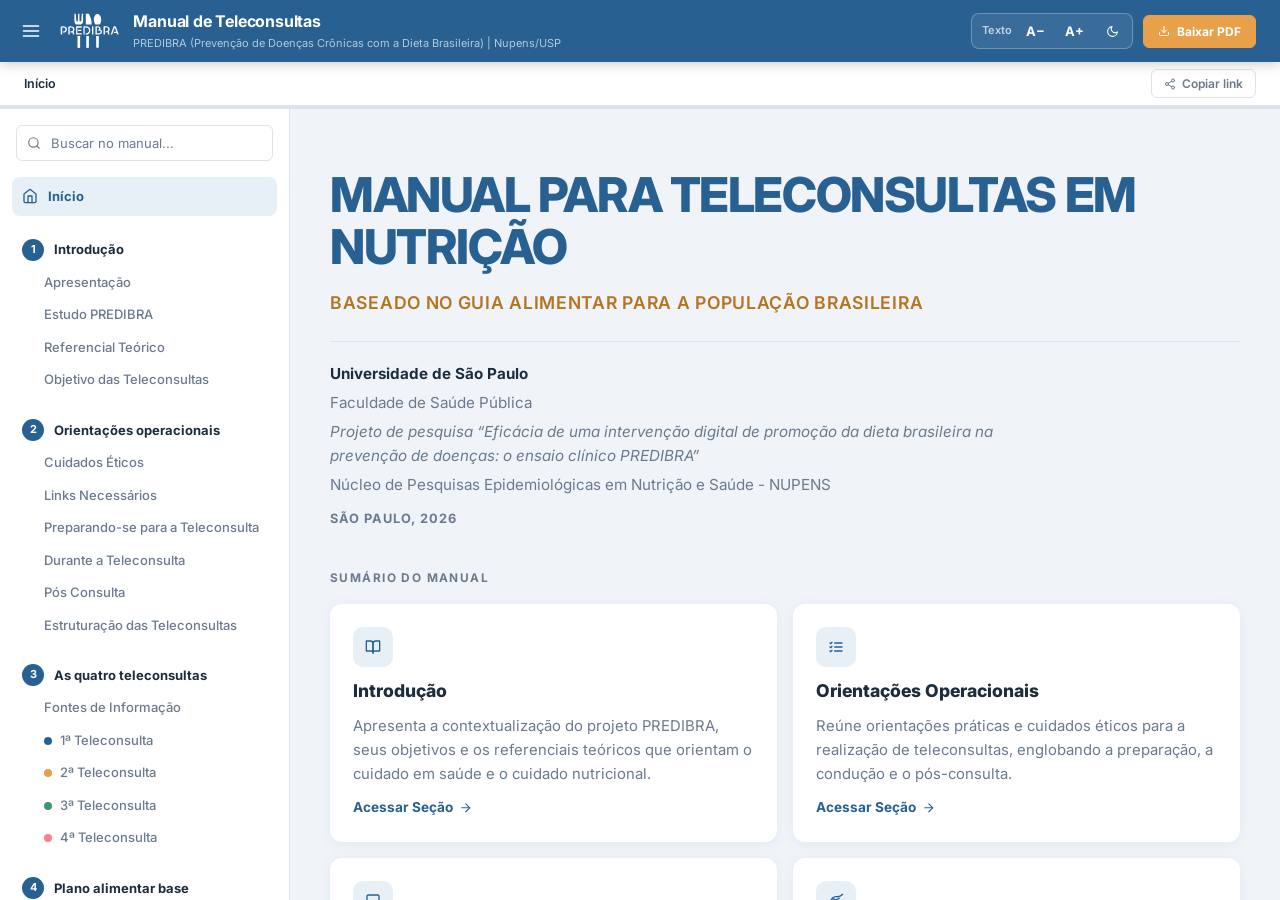
<file: manual/index.html>
<!DOCTYPE html>
<html lang="pt-BR">

<head>
  <meta charset="UTF-8">
  <meta name="viewport" content="width=device-width, initial-scale=1.0">
  <title>Manual de Teleconsultas — PREDIBRA</title>
  <meta name="description"
    content="Manual para teleconsultas em nutrição baseado no Guia Alimentar para a População Brasileira — Estudo PREDIBRA / USP">
  <link rel="preconnect" href="https://fonts.googleapis.com">
  <link rel="preconnect" href="https://fonts.gstatic.com" crossorigin>
  <link href="https://fonts.googleapis.com/css2?family=Inter:ital,wght@0,300;0,400;0,500;0,600;0,700;0,800;1,400&family=Source+Serif+4:ital,opsz,wght@0,8..60,400;0,8..60,600;1,8..60,400&display=swap" rel="stylesheet">
  <link rel="stylesheet" href="assets/css/main.css?v=11">
</head>

<body>

  <div id="svg-sprite-container" style="display:none" aria-hidden="true">
    <svg xmlns="http://www.w3.org/2000/svg" style="display:none">
      <!-- clock / tempo de leitura -->
      <symbol id="icon-clock" viewBox="0 0 24 24" fill="none" stroke="currentColor" stroke-width="2"
        stroke-linecap="round" stroke-linejoin="round">
        <circle cx="12" cy="12" r="10" />
        <polyline points="12 6 12 12 16 14" />
      </symbol>
      <!-- info / alerta informativo -->
      <symbol id="icon-info" viewBox="0 0 24 24" fill="none" stroke="currentColor" stroke-width="2"
        stroke-linecap="round" stroke-linejoin="round">
        <circle cx="12" cy="12" r="10" />
        <line x1="12" y1="8" x2="12" y2="8" />
        <line x1="12" y1="12" x2="12" y2="16" />
      </symbol>
      <!-- alert / aviso / atenção -->
      <symbol id="icon-alert" viewBox="0 0 24 24" fill="none" stroke="currentColor" stroke-width="2"
        stroke-linecap="round" stroke-linejoin="round">
        <path d="M10.29 3.86L1.82 18a2 2 0 0 0 1.71 3h16.94a2 2 0 0 0 1.71-3L13.71 3.86a2 2 0 0 0-3.42 0z" />
        <line x1="12" y1="9" x2="12" y2="13" />
        <line x1="12" y1="17" x2="12.01" y2="17" />
      </symbol>
      <!-- message-circle / fala sugerida / comunicação -->
      <symbol id="icon-chat" viewBox="0 0 24 24" fill="none" stroke="currentColor" stroke-width="2"
        stroke-linecap="round" stroke-linejoin="round">
        <path d="M21 15a2 2 0 0 1-2 2H7l-4 4V5a2 2 0 0 1 2-2h14a2 2 0 0 1 2 2z" />
      </symbol>
      <!-- help-circle / pergunta -->
      <symbol id="icon-question" viewBox="0 0 24 24" fill="none" stroke="currentColor" stroke-width="2"
        stroke-linecap="round" stroke-linejoin="round">
        <circle cx="12" cy="12" r="10" />
        <path d="M9.09 9a3 3 0 0 1 5.83 1c0 2-3 3-3 3" />
        <line x1="12" y1="17" x2="12.01" y2="17" />
      </symbol>
      <!-- lightbulb / exemplo / dica -->
      <symbol id="icon-lightbulb" viewBox="0 0 24 24" fill="none" stroke="currentColor" stroke-width="2"
        stroke-linecap="round" stroke-linejoin="round">
        <line x1="9" y1="18" x2="15" y2="18" />
        <line x1="10" y1="22" x2="14" y2="22" />
        <path
          d="M15.09 14c.18-.98.65-1.74 1.41-2.5A4.65 4.65 0 0 0 18 8 6 6 0 0 0 6 8c0 1 .23 2.23 1.5 3.5A4.61 4.61 0 0 1 8.91 14" />
      </symbol>
      <!-- target / meta / objetivo -->
      <symbol id="icon-target" viewBox="0 0 24 24" fill="none" stroke="currentColor" stroke-width="2"
        stroke-linecap="round" stroke-linejoin="round">
        <circle cx="12" cy="12" r="10" />
        <circle cx="12" cy="12" r="6" />
        <circle cx="12" cy="12" r="2" />
      </symbol>
      <!-- check-circle / concluído -->
      <symbol id="icon-check" viewBox="0 0 24 24" fill="none" stroke="currentColor" stroke-width="2"
        stroke-linecap="round" stroke-linejoin="round">
        <path d="M22 11.08V12a10 10 0 1 1-5.93-9.14" />
        <polyline points="22 4 12 14.01 9 11.01" />
      </symbol>
      <!-- arrow-right / navegar -->
      <symbol id="icon-arrow-right" viewBox="0 0 24 24" fill="none" stroke="currentColor" stroke-width="2"
        stroke-linecap="round" stroke-linejoin="round">
        <line x1="5" y1="12" x2="19" y2="12" />
        <polyline points="12 5 19 12 12 19" />
      </symbol>
      <!-- book-open / referencial / leitura -->
      <symbol id="icon-book" viewBox="0 0 24 24" fill="none" stroke="currentColor" stroke-width="2"
        stroke-linecap="round" stroke-linejoin="round">
        <path d="M2 3h6a4 4 0 0 1 4 4v14a3 3 0 0 0-3-3H2z" />
        <path d="M22 3h-6a4 4 0 0 0-4 4v14a3 3 0 0 1 3-3h7z" />
      </symbol>
      <!-- leaf / alimentação saudável -->
      <symbol id="icon-leaf" viewBox="0 0 24 24" fill="none" stroke="currentColor" stroke-width="2"
        stroke-linecap="round" stroke-linejoin="round">
        <path d="M17 8C8 10 5.9 16.17 3.82 19.77L5.44 22c1.78-3 5.17-6.64 11.56-7" />
        <path d="M22 2c-3 3-6 4-9 3.5-3.5-.6-6 1-8 4 2.5-1 5.5-.5 7 1.5 1.5 2 4 3 7 2" />
      </symbol>
      <!-- utensils / alimentação / refeição -->
      <symbol id="icon-food" viewBox="0 0 24 24" fill="none" stroke="currentColor" stroke-width="2"
        stroke-linecap="round" stroke-linejoin="round">
        <path d="M3 2v7c0 1.1.9 2 2 2h4a2 2 0 0 0 2-2V2" />
        <line x1="7" y1="2" x2="7" y2="11" />
        <path d="M21 15V2v0a5 5 0 0 0-5 5v6c0 1.1.9 2 2 2h3zm0 0v7" />
      </symbol>
      <!-- users / vínculo / acolhimento -->
      <symbol id="icon-users" viewBox="0 0 24 24" fill="none" stroke="currentColor" stroke-width="2"
        stroke-linecap="round" stroke-linejoin="round">
        <path d="M17 21v-2a4 4 0 0 0-4-4H5a4 4 0 0 0-4 4v2" />
        <circle cx="9" cy="7" r="4" />
        <path d="M23 21v-2a4 4 0 0 0-3-3.87" />
        <path d="M16 3.13a4 4 0 0 1 0 7.75" />
      </symbol>
      <!-- clipboard / anamnese / formulário -->
      <symbol id="icon-clipboard" viewBox="0 0 24 24" fill="none" stroke="currentColor" stroke-width="2"
        stroke-linecap="round" stroke-linejoin="round">
        <path d="M16 4h2a2 2 0 0 1 2 2v14a2 2 0 0 1-2 2H6a2 2 0 0 1-2-2V6a2 2 0 0 1 2-2h2" />
        <rect x="8" y="2" width="8" height="4" rx="1" ry="1" />
      </symbol>
      <!-- activity / saúde digital / monitoramento -->
      <symbol id="icon-activity" viewBox="0 0 24 24" fill="none" stroke="currentColor" stroke-width="2"
        stroke-linecap="round" stroke-linejoin="round">
        <polyline points="22 12 18 12 15 21 9 3 6 12 2 12" />
      </symbol>
      <!-- list-checks / etapas / checklist -->
      <symbol id="icon-checklist" viewBox="0 0 24 24" fill="none" stroke="currentColor" stroke-width="2"
        stroke-linecap="round" stroke-linejoin="round">
        <line x1="10" y1="6" x2="21" y2="6" />
        <line x1="10" y1="12" x2="21" y2="12" />
        <line x1="10" y1="18" x2="21" y2="18" />
        <polyline points="3 6 4 7 6 5" />
        <polyline points="3 12 4 13 6 11" />
        <polyline points="3 18 4 19 6 17" />
      </symbol>
      <!-- rotate-ccw / manutenção / continuidade -->
      <symbol id="icon-maintenance" viewBox="0 0 24 24" fill="none" stroke="currentColor" stroke-width="2"
        stroke-linecap="round" stroke-linejoin="round">
        <polyline points="1 4 1 10 7 10" />
        <path d="M3.51 15a9 9 0 1 0 .49-3.47" />
      </symbol>
      <!-- search / busca / fontes de informação -->
      <symbol id="icon-search" viewBox="0 0 24 24" fill="none" stroke="currentColor" stroke-width="2"
        stroke-linecap="round" stroke-linejoin="round">
        <circle cx="11" cy="11" r="8" />
        <line x1="21" y1="21" x2="16.65" y2="16.65" />
      </symbol>
      <!-- link / links necessários -->
      <symbol id="icon-link" viewBox="0 0 24 24" fill="none" stroke="currentColor" stroke-width="2"
        stroke-linecap="round" stroke-linejoin="round">
        <path d="M10 13a5 5 0 0 0 7.54.54l3-3a5 5 0 0 0-7.07-7.07l-1.72 1.71" />
        <path d="M14 11a5 5 0 0 0-7.54-.54l-3 3a5 5 0 0 0 7.07 7.07l1.71-1.71" />
      </symbol>
      <!-- shield / ética / cuidados éticos -->
      <symbol id="icon-shield" viewBox="0 0 24 24" fill="none" stroke="currentColor" stroke-width="2"
        stroke-linecap="round" stroke-linejoin="round">
        <path d="M12 22s8-4 8-10V5l-8-3-8 3v7c0 6 8 10 8 10z" />
      </symbol>
      <!-- chevron-down / colapsar -->
      <symbol id="icon-chevron-down" viewBox="0 0 24 24" fill="none" stroke="currentColor" stroke-width="2"
        stroke-linecap="round" stroke-linejoin="round">
        <polyline points="6 9 12 15 18 9" />
      </symbol>
      <!-- chevron-right -->
      <symbol id="icon-chevron-right" viewBox="0 0 24 24" fill="none" stroke="currentColor" stroke-width="2"
        stroke-linecap="round" stroke-linejoin="round">
        <polyline points="9 18 15 12 9 6" />
      </symbol>
      <!-- bars / menu -->
      <symbol id="icon-menu" viewBox="0 0 24 24" fill="none" stroke="currentColor" stroke-width="2"
        stroke-linecap="round" stroke-linejoin="round">
        <line x1="3" y1="12" x2="21" y2="12" />
        <line x1="3" y1="6" x2="21" y2="6" />
        <line x1="3" y1="18" x2="21" y2="18" />
      </symbol>
      <!-- square / checkbox unchecked -->
      <symbol id="icon-square" viewBox="0 0 24 24" fill="none" stroke="currentColor" stroke-width="2"
        stroke-linecap="round" stroke-linejoin="round">
        <rect x="3" y="3" width="18" height="18" rx="2" ry="2" />
      </symbol>
      <!-- check-square / checkbox checked -->
      <symbol id="icon-check-square" viewBox="0 0 24 24" fill="none" stroke="currentColor" stroke-width="2"
        stroke-linecap="round" stroke-linejoin="round">
        <polyline points="9 11 12 14 22 4" />
        <path d="M21 12v7a2 2 0 0 1-2 2H5a2 2 0 0 1-2-2V5a2 2 0 0 1 2-2h11" />
      </symbol>
      <!-- share-2 / compartilhar -->
      <symbol id="icon-share" viewBox="0 0 24 24" fill="none" stroke="currentColor" stroke-width="2"
        stroke-linecap="round" stroke-linejoin="round">
        <circle cx="18" cy="5" r="3" />
        <circle cx="6" cy="12" r="3" />
        <circle cx="18" cy="19" r="3" />
        <line x1="8.59" y1="13.51" x2="15.42" y2="17.49" />
        <line x1="15.41" y1="6.51" x2="8.59" y2="10.49" />
      </symbol>
      <!-- sun / modo claro -->
      <symbol id="icon-sun" viewBox="0 0 24 24" fill="none" stroke="currentColor" stroke-width="2"
        stroke-linecap="round" stroke-linejoin="round">
        <circle cx="12" cy="12" r="5" />
        <line x1="12" y1="1" x2="12" y2="3" />
        <line x1="12" y1="21" x2="12" y2="23" />
        <line x1="4.22" y1="4.22" x2="5.64" y2="5.64" />
        <line x1="18.36" y1="18.36" x2="19.78" y2="19.78" />
        <line x1="1" y1="12" x2="3" y2="12" />
        <line x1="21" y1="12" x2="23" y2="12" />
        <line x1="4.22" y1="19.78" x2="5.64" y2="18.36" />
        <line x1="18.36" y1="5.64" x2="19.78" y2="4.22" />
      </symbol>
      <!-- moon / modo escuro -->
      <symbol id="icon-moon" viewBox="0 0 24 24" fill="none" stroke="currentColor" stroke-width="2"
        stroke-linecap="round" stroke-linejoin="round">
        <path d="M21 12.79A9 9 0 1 1 11.21 3 7 7 0 0 0 21 12.79z" />
      </symbol>
      <!-- x / fechar -->
      <symbol id="icon-x" viewBox="0 0 24 24" fill="none" stroke="currentColor" stroke-width="2" stroke-linecap="round"
        stroke-linejoin="round">
        <line x1="18" y1="6" x2="6" y2="18" />
        <line x1="6" y1="6" x2="18" y2="18" />
      </symbol>
      <!-- map-pin / local -->
      <symbol id="icon-map-pin" viewBox="0 0 24 24" fill="none" stroke="currentColor" stroke-width="2"
        stroke-linecap="round" stroke-linejoin="round">
        <path d="M21 10c0 7-9 13-9 13s-9-6-9-13a9 9 0 0 1 18 0z" />
        <circle cx="12" cy="10" r="3" />
      </symbol>
      <!-- laptop -->
      <symbol id="icon-laptop" viewBox="0 0 24 24" fill="none" stroke="currentColor" stroke-width="2"
        stroke-linecap="round" stroke-linejoin="round">
        <rect x="2" y="3" width="20" height="14" rx="2" ry="2" />
        <line x1="8" y1="21" x2="16" y2="21" />
        <line x1="12" y1="17" x2="12" y2="21" />
      </symbol>
      <!-- wifi -->
      <symbol id="icon-wifi" viewBox="0 0 24 24" fill="none" stroke="currentColor" stroke-width="2"
        stroke-linecap="round" stroke-linejoin="round">
        <path d="M5 12.55a11 11 0 0 1 14.08 0" />
        <path d="M1.42 9a16 16 0 0 1 21.16 0" />
        <path d="M8.53 16.11a6 6 0 0 1 6.95 0" />
        <line x1="12" y1="20" x2="12.01" y2="20" />
      </symbol>
      <!-- camera -->
      <symbol id="icon-camera" viewBox="0 0 24 24" fill="none" stroke="currentColor" stroke-width="2"
        stroke-linecap="round" stroke-linejoin="round">
        <path d="M23 7l-7 5 7 5V7z" />
        <rect x="1" y="5" width="15" height="14" rx="2" ry="2" />
      </symbol>
      <!-- mic -->
      <symbol id="icon-mic" viewBox="0 0 24 24" fill="none" stroke="currentColor" stroke-width="2"
        stroke-linecap="round" stroke-linejoin="round">
        <path d="M12 1a3 3 0 0 0-3 3v8a3 3 0 0 0 6 0V4a3 3 0 0 0-3-3z" />
        <path d="M19 10v2a7 7 0 0 1-14 0v-2" />
        <line x1="12" y1="19" x2="12" y2="23" />
        <line x1="8" y1="23" x2="16" y2="23" />
      </symbol>
      <!-- headphones -->
      <symbol id="icon-headphones" viewBox="0 0 24 24" fill="none" stroke="currentColor" stroke-width="2"
        stroke-linecap="round" stroke-linejoin="round">
        <path d="M3 18v-6a9 9 0 0 1 18 0v6" />
        <path
          d="M21 19a2 2 0 0 1-2 2h-1a2 2 0 0 1-2-2v-3a2 2 0 0 1 2-2h3zM3 19a2 2 0 0 0 2 2h1a2 2 0 0 0 2-2v-3a2 2 0 0 0-2-2H3z" />
      </symbol>
      <!-- pen -->
      <symbol id="icon-pen" viewBox="0 0 24 24" fill="none" stroke="currentColor" stroke-width="2"
        stroke-linecap="round" stroke-linejoin="round">
        <path d="M12 20h9" />
        <path d="M16.5 3.5a2.121 2.121 0 0 1 3 3L7 19l-4 1 1-4L16.5 3.5z" />
      </symbol>
      <!-- volume -->
      <symbol id="icon-volume" viewBox="0 0 24 24" fill="none" stroke="currentColor" stroke-width="2"
        stroke-linecap="round" stroke-linejoin="round">
        <polygon points="11 5 6 9 2 9 2 15 6 15 11 19 11 5" />
        <path d="M19.07 4.93a10 10 0 0 1 0 14.14M15.54 8.46a5 5 0 0 1 0 7.07" />
      </symbol>
      <!-- battery -->
      <symbol id="icon-battery" viewBox="0 0 24 24" fill="none" stroke="currentColor" stroke-width="2"
        stroke-linecap="round" stroke-linejoin="round">
        <rect x="1" y="6" width="18" height="12" rx="2" ry="2" />
        <line x1="23" y1="11" x2="23" y2="13" />
      </symbol>
      <!-- user -->
      <symbol id="icon-user" viewBox="0 0 24 24" fill="none" stroke="currentColor" stroke-width="2"
        stroke-linecap="round" stroke-linejoin="round">
        <path d="M20 21v-2a4 4 0 0 0-4-4H8a4 4 0 0 0-4 4v2" />
        <circle cx="12" cy="7" r="4" />
      </symbol>
      <!-- pizza -->
      <symbol id="icon-pizza" viewBox="0 0 24 24" fill="none" stroke="currentColor" stroke-width="2"
        stroke-linecap="round" stroke-linejoin="round">
        <path d="M15 11l-5 5" />
        <path d="M14 15l-3-3" />
        <path
          d="M12 2C6.48 2 2 6.48 2 12s4.48 10 10 10 10-4.48 10-10S17.52 2 12 2zm0 18c-4.41 0-8-3.59-8-8s3.59-8 8-8 8 3.59 8 8-3.59 8-8 8z" />
      </symbol>
      <!-- bottle -->
      <symbol id="icon-bottle" viewBox="0 0 24 24" fill="none" stroke="currentColor" stroke-width="2"
        stroke-linecap="round" stroke-linejoin="round">
        <path d="M12 2v4" />
        <path d="M9 6h6v3H9z" />
        <path d="M7 9h10a2 2 0 0 1 2 2v9a2 2 0 0 1-2 2H7a2 2 0 0 1-2-2v-9a2 2 0 0 1 2-2z" />
      </symbol>
      <!-- bread -->
      <symbol id="icon-bread" viewBox="0 0 24 24" fill="none" stroke="currentColor" stroke-width="2"
        stroke-linecap="round" stroke-linejoin="round">
        <path d="M7 20h10a2 2 0 0 0 2-2V9a4 4 0 0 0-4-4H9a4 4 0 0 0-4 4v9a2 2 0 0 0 2 2z" />
        <path d="M9 13v2" />
        <path d="M15 13v2" />
        <path d="M12 13v2" />
      </symbol>
      <!-- meat -->
      <symbol id="icon-meat" viewBox="0 0 24 24" fill="none" stroke="currentColor" stroke-width="2"
        stroke-linecap="round" stroke-linejoin="round">
        <path d="M12 22c5.523 0 10-4.477 10-10S17.523 2 12 2 2 6.477 2 12s4.477 10 10 10z" />
      </symbol>
      <!-- cup -->
      <symbol id="icon-cup" viewBox="0 0 24 24" fill="none" stroke="currentColor" stroke-width="2"
        stroke-linecap="round" stroke-linejoin="round">
        <path d="M17 8h1a4 4 0 1 1 0 8h-1" />
        <path d="M3 8h14v9a4 4 0 0 1-4 4H7a4 4 0 0 1-4-4Z" />
        <line x1="6" y1="2" x2="14" y2="2" />
      </symbol>
      <!-- milk -->
      <symbol id="icon-milk" viewBox="0 0 24 24" fill="none" stroke="currentColor" stroke-width="2"
        stroke-linecap="round" stroke-linejoin="round">
        <rect x="5" y="2" width="14" height="20" rx="2" ry="2" />
        <line x1="5" y1="8" x2="19" y2="8" />
        <path d="M12 8v14" />
      </symbol>
      <!-- cookie -->
      <symbol id="icon-cookie" viewBox="0 0 24 24" fill="none" stroke="currentColor" stroke-width="2"
        stroke-linecap="round" stroke-linejoin="round">
        <circle cx="12" cy="12" r="10" />
        <circle cx="8" cy="10" r="1.5" />
        <circle cx="12" cy="8" r="1.5" />
        <circle cx="16" cy="12" r="1.5" />
        <circle cx="10" cy="15" r="1.5" />
        <circle cx="14" cy="15" r="1.5" />
      </symbol>
      <!-- candy -->
      <symbol id="icon-candy" viewBox="0 0 24 24" fill="none" stroke="currentColor" stroke-width="2"
        stroke-linecap="round" stroke-linejoin="round">
        <circle cx="12" cy="12" r="5" />
        <path d="M16 16l3.5 3.5" />
        <path d="M8 8L4.5 4.5" />
        <path d="M16 8l3.5-3.5" />
        <path d="M8 16l-3.5 3.5" />
      </symbol>
      <!-- apple -->
      <symbol id="icon-apple" viewBox="0 0 24 24" fill="none" stroke="currentColor" stroke-width="2"
        stroke-linecap="round" stroke-linejoin="round">
        <path d="M12 22c5.523 0 10-4.477 10-10S17.523 2 12 2 2 6.477 2 12s4.477 10 10 10z" />
        <path d="M12 6a2 2 0 0 1 2-2" />
      </symbol>
      <!-- carrot -->
      <symbol id="icon-carrot" viewBox="0 0 24 24" fill="none" stroke="currentColor" stroke-width="2"
        stroke-linecap="round" stroke-linejoin="round">
        <path d="M2.2 21.8a1 1 0 0 0 1.4 0l4.3-4.3a6 6 0 0 0-4.3-4.3l-4.3 4.3a1 1 0 0 0 0 1.4L2.2 21.8z" />
        <path d="M12.5 7.5l6-6" />
        <path d="M14 9l6-6" />
        <path d="M10.5 10.5l6-6" />
      </symbol>
          <symbol id="icon-home" viewBox="0 0 24 24" fill="none" stroke="currentColor" stroke-width="2"
        stroke-linecap="round" stroke-linejoin="round">
        <path d="M3 9l9-7 9 7v11a2 2 0 0 1-2 2H5a2 2 0 0 1-2-2z" />
        <polyline points="9 22 9 12 15 12 15 22" />
      </symbol>
      <symbol id="icon-download" viewBox="0 0 24 24" fill="none" stroke="currentColor" stroke-width="2"
        stroke-linecap="round" stroke-linejoin="round">
        <path d="M21 15v4a2 2 0 0 1-2 2H5a2 2 0 0 1-2-2v-4" />
        <polyline points="7 10 12 15 17 10" />
        <line x1="12" y1="15" x2="12" y2="3" />
      </symbol>
    </svg>
  </div>

  <!-- Header (same look as the Plano Alimentar) -->
  <header class="mh-header">
    <div class="mh-left">
      <button class="mh-icon-btn" onclick="toggleSidebar()" aria-label="Mostrar ou ocultar o menu" title="Mostrar/ocultar menu">
        <svg class="icon"><use href="#icon-menu" /></svg>
      </button>
      <a class="mh-brand" href="#home" onclick="selectSection('home'); return false;">
        <img src="assets/logos/LogoPredibra-curve.svg" alt="PREDIBRA" class="mh-logo">
        <span class="mh-titles">
          <span class="mh-title">Manual de Teleconsultas</span>
          <span class="mh-subtitle">PREDIBRA (Prevenção de Doenças Crônicas com a Dieta Brasileira) | Nupens/USP</span>
        </span>
      </a>
    </div>
    <div class="mh-actions">
      <div class="a11y-group" role="group" aria-label="Acessibilidade">
        <span class="a11y-label">Texto</span>
        <button class="a11y-btn" onclick="adjustFontSize(-1)" aria-label="Diminuir o tamanho do texto" title="Diminuir texto">A−</button>
        <button class="a11y-btn" onclick="adjustFontSize(1)" aria-label="Aumentar o tamanho do texto" title="Aumentar texto">A+</button>
        <button class="a11y-btn" id="theme-toggle" onclick="toggleTheme()" aria-pressed="false" aria-label="Ativar modo escuro" title="Modo escuro">
          <svg class="icon"><use href="#icon-moon" /></svg>
        </button>
      </div>
      <button class="mh-btn" onclick="openPdfDialog()">
        <svg class="icon"><use href="#icon-download" /></svg> <span class="btn-text">Baixar PDF</span>
      </button>
    </div>
  </header>

  <!-- Breadcrumbs + reading progress -->
  <div class="mh-subbar">
    <div class="breadcrumbs" id="app-breadcrumbs"></div>
    <div class="mh-subbar-right">
      <div class="section-stats-badge" id="header-read-time"></div>
      <button class="nav-action-btn" onclick="shareSection()" title="Copiar link para esta página">
        <svg class="icon"><use href="#icon-share" /></svg> <span class="btn-text">Copiar link</span>
      </button>
    </div>
  </div>
  <div class="progress-bar-container">
    <div class="progress-bar-fill" id="reading-progress-bar"></div>
  </div>

  <div class="app-container">
    <aside class="sidebar" id="app-sidebar" aria-label="Sumário do manual">
      <div class="search-box-container">
        <div class="search-input-wrapper">
          <svg class="icon search-input-icon" aria-hidden="true"><use href="#icon-search" /></svg>
          <input type="text" id="manual-search" placeholder="Buscar no manual..." oninput="performSearch()" aria-label="Buscar no manual">
          <button id="search-clear-btn" onclick="clearSearch()" style="display:none;" aria-label="Limpar busca">
            <svg class="icon"><use href="#icon-x" /></svg>
          </button>
        </div>
      </div>
      <nav class="sidebar-nav" id="sidebar-nav"></nav>
    </aside>
    <div class="sidebar-backdrop" onclick="toggleSidebar(false)"></div>

    <div class="main-layout">
      <div class="search-results-overlay" id="search-hud" style="display:none;">
        <div class="hud-header">
          <span class="hud-title">
            <svg class="icon"><use href="#icon-search" /></svg>
            Resultados da busca (<span id="search-count">0</span>)
          </span>
          <button class="hud-close-btn" onclick="clearSearch()">
            <svg class="icon"><use href="#icon-x" /></svg> Fechar
          </button>
        </div>
        <div class="hud-results-list" id="search-results-list"></div>
      </div>

      <main class="content-viewport" id="content-viewport"></main>
    </div>
  </div>

  <!-- PDF dialog -->
  <div class="pdf-overlay" id="pdf-overlay" onclick="if (event.target === this) closePdfDialog()">
    <div class="pdf-modal" role="dialog" aria-modal="true" aria-labelledby="pdf-title">
      <div class="pdf-head">
        <div class="pdf-head-icon"><svg class="icon"><use href="#icon-download" /></svg></div>
        <div class="pdf-title" id="pdf-title">Baixar o manual em PDF</div>
      </div>
      <div class="pdf-body">
        <button class="pdf-option" onclick="printManual('all')">
          <strong>Manual completo</strong>
          <span>Capa, sumário e todas as seções, prontos para imprimir ou guardar.</span>
        </button>
        <button class="pdf-option" onclick="printManual('current')">
          <strong>Somente esta página</strong>
          <span id="pdf-current-label">A página aberta agora.</span>
        </button>
        <p class="pdf-hint">Na janela de impressão, escolha <strong>Salvar como PDF</strong> no campo “Destino”. Para o melhor resultado, use o Google Chrome.</p>
      </div>
      <div class="pdf-actions">
        <button class="nav-action-btn" onclick="closePdfDialog()">Cancelar</button>
      </div>
    </div>
  </div>

  <!-- Print-only document, built on demand -->
  <div id="print-root" aria-hidden="true"></div>

  <script src="assets/js/registry.js?v=11"></script>
  <script src="content/home.js?v=11"></script>
  <script src="content/sec1-apresentacao.js?v=11"></script>
  <script src="content/sec1-estudo-predibra.js?v=11"></script>
  <script src="content/sec1-referencial-teorico.js?v=11"></script>
  <script src="content/sec1-objetivo-teleconsultas.js?v=11"></script>
  <script src="content/sec2-cuidados-eticos.js?v=11"></script>
  <script src="content/sec2-links-necessarios.js?v=11"></script>
  <script src="content/sec2-preparando-teleconsulta.js?v=11"></script>
  <script src="content/sec2-durante-teleconsulta.js?v=11"></script>
  <script src="content/sec2-pos-consulta.js?v=11"></script>
  <script src="content/sec2-estruturacao-teleconsultas.js?v=11"></script>
  <script src="content/sec3-fontes-informacao.js?v=11"></script>
  <script src="content/sec3-tele1-anamnese.js?v=11"></script>
  <script src="content/sec3-tele2-obstaculos.js?v=11"></script>
  <script src="content/sec3-tele3-plano.js?v=11"></script>
  <script src="content/sec3-tele4-manutencao.js?v=11"></script>
  <script src="content/sec4-plano-alimentar.js?v=11"></script>
  <script src="content/referencias.js?v=11"></script>
  <script src="assets/js/fluxograma.js?v=11"></script>
  <script src="assets/js/app.js?v=11"></script>
</body>

</html>
</file>
<file: manual/assets/css/main.css>
/* ============================================================
   main.css — Manual de Teleconsultas PREDIBRA
   Same visual identity as the Plano Alimentar:
   azul #296092 · laranja #E8A148 · verde #439273 · rosa #FE7E91
   ============================================================ */

/* ============================================================
   1. CSS Custom Properties
   ============================================================ */
:root {
  /* Brand (same values as the Plano Alimentar) */
  --azul: #296092;
  --azul-dk: #1a4a75;
  --azul-lt: #e8f0f7;
  --laranja: #E8A148;
  --laranja-dk: #b5741f;
  --laranja-lt: #fdf3e4;
  --verde: #439273;
  --verde-dk: #2f6b53;
  --verde-lt: #e6f2ed;
  --rosa: #FE7E91;
  --rosa-dk: #c94a5f;
  --rosa-lt: #ffecef;

  /* Legacy names used by the content styles */
  --pedibra-dark: #1e2d3d;
  --pedibra-blue: var(--azul);
  --pedibra-orange: var(--laranja);
  --pedibra-green: var(--verde);
  --pedibra-gray: #C6C6C6;

  --primary: var(--azul);
  --primary-hover: var(--azul-dk);
  --primary-light: rgba(41, 96, 146, 0.10);

  /* Surfaces */
  --bg-app: #f0f4f9;
  --bg-sidebar: #ffffff;
  --bg-card: #ffffff;
  --bg-header: #ffffff;
  --bg-tag: rgba(41, 96, 146, 0.06);

  /* Text */
  --text-main: #1e2d3d;
  --text-muted: #6b7a8d;
  --text-inverse: #f8fafc;
  --text-link: var(--azul);

  /* Borders */
  --border-color: #dde3ec;
  --border-subtle: #edf1f6;

  /* Alert colours */
  --info-bg: var(--azul-lt);
  --info-border: var(--azul);
  --info-text: var(--azul-dk);
  --warn-bg: #fffbf0;
  --warn-border: var(--laranja);
  --warn-text: #7a4a0c;
  --tip-bg: var(--verde-lt);
  --tip-border: var(--verde);
  --tip-text: var(--verde-dk);

  /* Typography */
  --font-heading: 'Inter', system-ui, sans-serif;
  --font-body: 'Inter', system-ui, sans-serif;
  --font-scale: 1;
  --text-base: calc(16px * var(--font-scale));

  /* Elevation (same shadow as the Plano cards) */
  --shadow-sm: 0 2px 12px rgba(41, 96, 146, .08);
  --shadow-md: 0 2px 12px rgba(41, 96, 146, .10);
  --shadow-lg: 0 8px 28px rgba(41, 96, 146, .14);

  /* Animation */
  --ease-smooth: cubic-bezier(0.4, 0, 0.2, 1);
  --transition: all 0.25s var(--ease-smooth);
  --transition-fast: all 0.15s ease;

  /* Teleconsulta accent (overridden per page) */
  --tele-accent: var(--azul);
  --tele-bg-light: var(--azul-lt);

  --quote-bg: #f4f7fb;
  --fx-line: #b9c6d6;
  --fx-edge: #7d8ea3;

  --header-h: 62px;
  --subbar-h: 44px;
  --sidebar-w: 290px;
}

/* Dark mode */
body.dark-mode {
  --bg-app: #0f1a26;
  --bg-sidebar: #142232;
  --bg-card: #18293b;
  --bg-header: #142232;
  --bg-tag: rgba(255, 255, 255, 0.06);
  --text-main: #e6edf5;
  --text-muted: #9fb0c3;
  --text-link: #8cbbe6;
  --border-color: #2a3d52;
  --border-subtle: #213245;
  --info-bg: rgba(41, 96, 146, 0.25);
  --info-text: #b9d4ee;
  --warn-bg: rgba(232, 161, 72, 0.14);
  --warn-text: #f3cf9c;
  --tip-bg: rgba(67, 146, 115, 0.18);
  --tip-text: #a7dcc5;
  --azul-lt: rgba(41, 96, 146, 0.25);
  --verde-lt: rgba(67, 146, 115, 0.18);
  --laranja-lt: rgba(232, 161, 72, 0.16);
  --rosa-lt: rgba(254, 126, 145, 0.16);
  --quote-bg: rgba(255, 255, 255, 0.04);
  --fx-line: #3b5470;
  --fx-edge: #7f93ab;
}

/* Teleconsulta themes: one brand colour per consultation */
.tele-theme-1 { --tele-accent: var(--azul);    --tele-bg-light: var(--azul-lt); }
.tele-theme-2 { --tele-accent: var(--laranja); --tele-bg-light: var(--laranja-lt); }
.tele-theme-3 { --tele-accent: var(--verde);   --tele-bg-light: var(--verde-lt); }
.tele-theme-4 { --tele-accent: var(--rosa);    --tele-bg-light: var(--rosa-lt); }
body.dark-mode.tele-theme-2 { --tele-bg-light: rgba(232, 161, 72, 0.16); }
body.dark-mode.tele-theme-3 { --tele-bg-light: rgba(67, 146, 115, 0.2); }
body.dark-mode.tele-theme-4 { --tele-bg-light: rgba(254, 126, 145, 0.16); }

/* ============================================================
   2. Base
   Rule of thumb for this file: hover/press feedback only on things
   that do something (links, buttons, [onclick]); no coloured side bars.
   ============================================================ */
*,
*::before,
*::after { margin: 0; padding: 0; box-sizing: border-box; }

html { font-size: var(--text-base); scroll-behavior: smooth; }

body {
  font-family: var(--font-body);
  font-size: 1rem;
  line-height: 1.6;
  color: var(--text-main);
  background-color: var(--bg-app);
  overflow: hidden;
  -webkit-font-smoothing: antialiased;
}

a { color: var(--text-link); text-decoration: underline; text-decoration-color: rgba(41, 96, 146, .35); text-underline-offset: 2px; }
a:hover { text-decoration-color: currentColor; }

button { font-family: var(--font-body); }
.sidebar a, .mh-brand, .toc-item, .toc-item-sub { text-decoration: none; }

strong, b { font-weight: 700; }

.icon {
  display: inline-block;
  width: 1em; height: 1em;
  vertical-align: -0.125em;
  stroke: currentColor; fill: none;
  flex-shrink: 0;
}
.icon-lg { width: 1.4em; height: 1.4em; }
.rotate-180 { transform: rotate(180deg); }

/* ============================================================
   3. Reading columns
   ============================================================ */
.content-prose,
.body-text,
.unordered-list,
.ordered-list { max-width: 68ch; margin-inline: auto; }
.content-wide { max-width: 920px; margin-inline: auto; }

.body-text {
  font-size: 1rem;
  line-height: 1.75;
  margin-bottom: 1rem;
  text-align: left;
}
.body-text:last-child { margin-bottom: 0; }

.unordered-list,
.ordered-list {
  padding-left: 1.4rem;
  margin-bottom: 1.25rem;
  display: flex; flex-direction: column; gap: .4rem;
  line-height: 1.7;
}
.unordered-list li::marker { color: var(--azul); }
.ordered-list li::marker { color: var(--azul); font-weight: 700; }

sup {
  color: var(--azul);
  font-weight: 700;
  font-size: .7em;
  cursor: pointer;
  padding: 0 1px;
  border-radius: 3px;
}
sup:hover { background: var(--azul-lt); }

/* ============================================================
   4. Page header (no box, no side bar: typography does the work)
   ============================================================ */
.page-hero {
  max-width: 920px;
  margin: 0 auto 2rem;
  padding: .5rem 0 1.75rem;
  border-bottom: 1px solid var(--border-color);
}
.page-hero-inner { display: flex; flex-direction: column; gap: .75rem; }

.section-badge {
  align-self: flex-start;
  display: inline-flex; align-items: center; gap: 8px;
  font-size: .72rem; font-weight: 700;
  letter-spacing: .12em; text-transform: uppercase;
  color: var(--text-muted);
}
.section-badge::before {
  content: '';
  width: 8px; height: 8px; border-radius: 50%;
  background: var(--tele-accent);
}

.page-hero-title-row { display: flex; align-items: center; gap: 14px; }
.page-hero-icon {
  width: 46px; height: 46px; border-radius: 12px;
  display: flex; align-items: center; justify-content: center; flex-shrink: 0;
  background: var(--tele-bg-light); color: var(--tele-accent);
}
.page-hero-icon .icon { width: 24px; height: 24px; }

.h1-page {
  font-size: clamp(1.75rem, 3.6vw, 2.35rem);
  font-weight: 800;
  letter-spacing: -.025em;
  line-height: 1.15;
  color: var(--text-main);
}
.page-hero-subtitle {
  font-size: 1.1rem; line-height: 1.5;
  color: var(--text-muted);
  max-width: 62ch;
}
.page-hero-meta {
  display: flex; align-items: center; gap: 6px;
  font-size: .8rem; font-weight: 500; color: var(--text-muted);
}

/* ============================================================
   5. Headings inside pages
   ============================================================ */
.h2-section {
  font-size: 1.45rem; font-weight: 800;
  letter-spacing: -.015em; line-height: 1.25;
  color: var(--text-main);
  margin: 3rem auto 1rem;
  scroll-margin-top: 16px;
}
.h3-subsection {
  font-size: 1.12rem; font-weight: 700; line-height: 1.35;
  color: var(--text-main);
  margin: 2rem auto .6rem;
  scroll-margin-top: 16px;
}
.h4-label {
  font-size: .74rem; font-weight: 700;
  letter-spacing: .1em; text-transform: uppercase;
  color: var(--azul);
}
body.dark-mode .h4-label { color: var(--text-link); }

/* "Quadro" / "Figura" captions */
.figure-label {
  display: block;
  max-width: 920px;
  margin: 2rem auto .75rem;
  font-size: .85rem; font-weight: 700; line-height: 1.45;
  color: var(--text-main);
}
.figure-label .icon { display: none; }

/* ============================================================
   6. "Nesta página" (local table of contents)
   ============================================================ */
.local-toc {
  display: none;
  max-width: 920px;
  margin: 0 auto 2.25rem;
  background: var(--bg-card);
  border-radius: 10px;
  box-shadow: var(--shadow-sm);
}
.local-toc-inner { display: flex; flex-direction: column; }
.local-toc-toggle {
  display: flex; align-items: center; gap: 8px;
  width: 100%;
  padding: 12px 18px;
  background: none; border: none; cursor: pointer;
  font-size: .74rem; font-weight: 700; letter-spacing: .1em; text-transform: uppercase;
  color: var(--text-muted);
  text-align: left;
}
.local-toc-toggle:hover { color: var(--azul); }
.local-toc-toggle .icon { color: var(--azul); }
.toc-chevron { margin-left: auto; transition: transform .2s ease; }
.local-toc-nav {
  display: flex; flex-direction: column;
  padding: 0 10px 12px;
}
.toc-item,
.toc-item-sub {
  display: block;
  padding: 5px 8px;
  border-radius: 6px;
  font-size: .88rem; line-height: 1.4;
  color: var(--text-main);
  text-decoration: none;
}
.toc-item { font-weight: 600; }
.toc-item-sub { padding-left: 22px; color: var(--text-muted); }
.toc-item:hover,
.toc-item-sub:hover { background: var(--bg-tag); color: var(--azul); }

/* ============================================================
   7. Callouts (tinted background, coloured icon — no side bar)
   ============================================================ */
.alert-box {
  display: flex; gap: 12px; align-items: flex-start;
  padding: 14px 18px;
  margin: 1.5rem auto;
  border-radius: 10px;
  background: var(--info-bg);
  color: var(--text-main);
  font-size: .95rem; line-height: 1.65;
}
.alert-icon { width: 20px; height: 20px; margin-top: 2px; color: var(--azul); }
.alert-content { flex: 1; }
.alert-dica { background: var(--tip-bg); }
.alert-dica .alert-icon { color: var(--verde); }
.alert-atencao { background: var(--warn-bg); }
.alert-atencao .alert-icon { color: var(--laranja-dk); }
body.dark-mode .alert-atencao .alert-icon { color: var(--laranja); }

.regra-ouro-box {
  max-width: 68ch;
  margin: 2rem auto;
  padding: 22px 24px;
  border-radius: 12px;
  background: var(--tip-bg);
  display: flex; gap: 16px; align-items: flex-start;
}
.regra-ouro-box > .icon { width: 28px; height: 28px; color: var(--verde); margin-top: 2px; }
.regra-ouro-title {
  font-size: .74rem; font-weight: 700; letter-spacing: .1em; text-transform: uppercase;
  color: var(--tip-text); margin-bottom: 6px;
}
.regra-ouro-text { font-size: 1.15rem; font-weight: 600; line-height: 1.5; color: var(--text-main); }

.section-completion-banner {
  max-width: 920px;
  margin: 3rem auto 1.5rem;
  padding: 16px 20px;
  border-radius: 10px;
  background: var(--tip-bg);
  display: flex; align-items: center; gap: 12px;
}
.section-completion-banner .icon { color: var(--verde); width: 22px; height: 22px; }
.completion-text { font-weight: 600; color: var(--tip-text); }

/* ============================================================
   8. Suggested speech ("Fala sugerida") — a quotation, not a box with a bar
   ============================================================ */
.speech-box {
  position: relative;
  margin: 1.25rem auto 1.5rem;
  padding: 16px 20px 16px 54px;
  border-radius: 12px;
  background: var(--quote-bg);
}
.speech-box::before {
  content: '\201C';
  position: absolute; left: 16px; top: 4px;
  font-family: Georgia, 'Times New Roman', serif;
  font-size: 3.2rem; line-height: 1;
  color: var(--tele-accent);
}
.speech-header { margin-bottom: 4px; }
.speech-label {
  display: inline-flex; align-items: center; gap: 6px;
  font-size: .7rem; font-weight: 700; letter-spacing: .1em; text-transform: uppercase;
  color: var(--text-muted);
}
.speech-label .icon { display: none; }
.speech-content { font-size: 1rem; line-height: 1.65; color: var(--text-main); }
.speech-content em { font-style: italic; color: inherit; }
.speech-question .speech-label { color: var(--azul); }
body.dark-mode .speech-question .speech-label { color: var(--text-link); }
.speech-example .speech-label { color: var(--rosa-dk); }

/* ============================================================
   9. Cards — white surface + soft shadow (same as the Plano cards)
   ============================================================ */
.content-card,
.pre-info-card,
.expectation-card,
.meta-card,
.step-action-card,
.step-card,
.food-card,
.platform-card,
.module-block {
  background: var(--bg-card);
  border-radius: 12px;
  box-shadow: var(--shadow-sm);
}
body.dark-mode .content-card,
body.dark-mode .pre-info-card,
body.dark-mode .expectation-card,
body.dark-mode .meta-card,
body.dark-mode .step-action-card,
body.dark-mode .step-card,
body.dark-mode .food-card,
body.dark-mode .platform-card,
body.dark-mode .module-block,
body.dark-mode .local-toc { box-shadow: none; border: 1px solid var(--border-color); }

/* Generic card grids */
.card-grid,
.card-grid-flex {
  display: grid;
  grid-template-columns: repeat(auto-fill, minmax(250px, 1fr));
  gap: 16px;
  margin: 1.25rem auto 2rem;
}
.full-width-card-stack { display: flex; flex-direction: column; gap: 14px; margin: 1.25rem auto 2rem; }

.content-card { padding: 18px 20px; display: flex; flex-direction: column; gap: 8px; }
.content-card-header { display: flex; align-items: center; gap: 12px; }
.content-card-icon {
  width: 36px; height: 36px; border-radius: 10px; flex-shrink: 0;
  display: flex; align-items: center; justify-content: center;
  background: var(--azul-lt); color: var(--azul);
}
body.dark-mode .content-card-icon { color: var(--text-link); }
.content-card-title { font-size: 1rem; font-weight: 700; line-height: 1.3; }
.content-card .body-text { max-width: none; color: var(--text-muted); line-height: 1.6; }
.card-title { margin-bottom: 6px; }
.card-body .body-text { max-width: none; }
.example-text {
  display: block; margin-top: 4px;
  padding: 10px 12px; border-radius: 8px;
  background: var(--quote-bg);
  font-size: .88rem; line-height: 1.55; color: var(--text-main);
}

/* Teleconsulta opening cards (pré-consulta, objetivo, resumo) */
.pre-info-grid {
  display: grid;
  grid-template-columns: repeat(2, minmax(0, 1fr));
  gap: 16px;
  margin: 0 auto 2.5rem;
}
.pre-info-card { padding: 18px 20px; }
.pre-info-card[id*="-resumo-"] { grid-column: 1 / -1; }
.pre-info-card-header { display: flex; align-items: center; gap: 8px; margin-bottom: 10px; color: var(--azul); }
body.dark-mode .pre-info-card-header { color: var(--text-link); }
.pre-info-card-body .body-text { max-width: none; font-size: .93rem; line-height: 1.6; margin-bottom: .5rem; }
.pre-info-card-body .table-responsive { margin-top: 1rem; }

/* Expectations */
.expectation-grid {
  display: grid; grid-template-columns: repeat(auto-fill, minmax(300px, 1fr));
  gap: 16px; margin: 1.25rem auto 2rem;
}
.expectation-card { padding: 18px 20px; display: flex; flex-direction: column; gap: 10px; }
.expectation-header { display: flex; align-items: center; gap: 10px; font-weight: 700; line-height: 1.3; }
.expectation-header .icon {
  width: 30px; height: 30px; padding: 7px; border-radius: 8px; flex-shrink: 0;
  background: var(--tele-bg-light); color: var(--tele-accent);
}
.expectation-action { font-size: .93rem; line-height: 1.6; color: var(--text-muted); }
.expectation-action-label { display: block; font-weight: 700; color: var(--text-main); margin-bottom: 2px; }

/* Goal cards (redução × substituição) */
.meta-grid {
  display: grid; grid-template-columns: repeat(auto-fit, minmax(300px, 1fr));
  gap: 16px; margin: 1.25rem auto 2rem;
}
.meta-card { padding: 18px 20px; display: flex; flex-direction: column; gap: 12px; }
.meta-card-header { display: flex; align-items: center; gap: 10px; font-size: 1.02rem; font-weight: 800; }
.meta-card-header .icon {
  width: 30px; height: 30px; padding: 7px; border-radius: 8px; flex-shrink: 0;
  background: var(--azul-lt); color: var(--azul);
}
.meta-card-reducao .meta-card-header .icon { background: var(--rosa-lt); color: var(--rosa-dk); }
.meta-card-substituicao .meta-card-header .icon { background: var(--verde-lt); color: var(--verde-dk); }
body.dark-mode .meta-card-reducao .meta-card-header .icon,
body.dark-mode .meta-card-substituicao .meta-card-header .icon { background: var(--bg-tag); }
.meta-card-section,
.meta-card-body { font-size: .93rem; line-height: 1.6; }
.meta-card-example {
  padding: 10px 12px; border-radius: 8px;
  background: var(--quote-bg);
  font-size: .9rem; line-height: 1.55;
}

/* Numbered action cards inside the teleconsulta steps */
.step-action-card { padding: 16px 20px; margin: 1rem auto; }
.step-action-header { display: flex; align-items: flex-start; gap: 14px; }
.step-action-num {
  width: 28px; height: 28px; border-radius: 50%; flex-shrink: 0;
  display: flex; align-items: center; justify-content: center;
  background: var(--tele-accent); color: white;
  font-size: .85rem; font-weight: 800;
}
.step-action-title { font-weight: 600; line-height: 1.5; padding-top: 3px; }
.step-action-card > :not(.step-action-header) { margin-left: 42px; }
.step-action-card .speech-box { margin: 12px 0 0 42px; max-width: none; }
.step-action-card .body-text { max-width: none; }

/* Pós-consulta steps */
.steps-grid { display: flex; flex-direction: column; gap: 12px; max-width: 920px; margin: 1.25rem auto 2rem; }
.step-card { display: flex; align-items: center; gap: 16px; padding: 16px 20px; }
.step-card-num {
  width: 32px; height: 32px; border-radius: 50%; flex-shrink: 0;
  display: flex; align-items: center; justify-content: center;
  background: var(--azul); color: white; font-weight: 800; font-size: .9rem;
}
.step-card-content { flex: 1; line-height: 1.6; font-size: .95rem; }
.step-card-icon-right { color: var(--text-muted); opacity: .6; font-size: 1.2rem; }

/* Ultraprocessed food groups */
.food-card-grid {
  display: grid; grid-template-columns: repeat(auto-fill, minmax(260px, 1fr));
  gap: 12px; margin: 1.25rem auto 2rem;
}
.food-card { display: flex; align-items: center; gap: 12px; padding: 12px 14px; }
.food-card-icon {
  width: 34px; height: 34px; border-radius: 9px; flex-shrink: 0;
  display: flex; align-items: center; justify-content: center;
  background: var(--rosa-lt); color: var(--rosa-dk);
}
body.dark-mode .food-card-icon { background: var(--bg-tag); color: var(--rosa); }
.food-card-content { flex: 1; font-size: .9rem; line-height: 1.4; }
.food-card-number {
  min-width: 24px; height: 24px; border-radius: 12px; padding: 0 6px;
  display: flex; align-items: center; justify-content: center;
  background: var(--bg-app); color: var(--text-muted);
  font-size: .75rem; font-weight: 700;
}

/* Platforms (informational, not links) */
.platform-grid {
  display: grid; grid-template-columns: repeat(auto-fill, minmax(270px, 1fr));
  gap: 14px; max-width: 920px; margin: 1.25rem auto 2rem;
}
.platform-card { display: flex; align-items: center; gap: 14px; padding: 14px 16px; }
.platform-logo-wrapper {
  width: 46px; height: 46px; flex-shrink: 0; padding: 7px;
  display: flex; align-items: center; justify-content: center;
  border-radius: 10px; background: #fff; border: 1px solid var(--border-subtle);
}
.platform-logo { max-width: 100%; max-height: 100%; object-fit: contain; }
.platform-info { display: flex; flex-direction: column; gap: 2px; }
.platform-name { font-weight: 700; line-height: 1.3; }
.platform-description { font-size: .85rem; color: var(--text-muted); line-height: 1.4; }

/* Feijão no Prato app modules */
.modules-container { display: flex; flex-direction: column; gap: 14px; max-width: 920px; margin: 1.5rem auto 2rem; }
.module-block { display: flex; gap: 20px; align-items: center; padding: 14px; }
.module-layout-right { flex-direction: row-reverse; }
.module-image-container { flex: 0 0 150px; height: 150px; border-radius: 10px; overflow: hidden; background: var(--bg-app); }
.content-viewport .module-image,
.module-image { width: 100%; height: 100%; max-height: none; object-fit: cover; margin: 0; border: none; border-radius: 0; box-shadow: none; }
.module-text-container { flex: 1; display: flex; flex-direction: column; gap: 8px; }
.module-badge {
  display: inline-block;
  font-size: .78rem; font-weight: 700;
  padding: 4px 10px; border-radius: 20px;
  background: var(--azul-lt); color: var(--azul);
}
body.dark-mode .module-badge { color: var(--text-link); }
.module-content { font-size: .93rem; line-height: 1.6; color: var(--text-muted); }

/* ============================================================
   10. Tables, images and figures
   ============================================================ */
.table-responsive { overflow-x: auto; margin: 0 auto 2rem; }
.manual-table {
  width: 100%;
  border-collapse: collapse;
  font-size: .92rem; line-height: 1.5;
  background: var(--bg-card);
  border-radius: 10px;
  overflow: hidden;
  box-shadow: var(--shadow-sm);
}
.manual-table th {
  text-align: left; font-weight: 700;
  font-size: .78rem; letter-spacing: .06em; text-transform: uppercase;
  color: var(--azul); background: var(--azul-lt);
  padding: 11px 14px;
}
body.dark-mode .manual-table th { color: var(--text-link); }
.manual-table td { padding: 11px 14px; border-top: 1px solid var(--border-subtle); vertical-align: top; }
.pre-info-card .manual-table { box-shadow: none; border: 1px solid var(--border-subtle); }

.content-viewport img {
  display: block;
  max-width: 100%; max-height: 520px;
  width: auto; height: auto;
  margin: 1.5rem auto;
  border-radius: 10px;
  border: 1px solid var(--border-color);
}
.platform-card img { border: none; margin: 0; border-radius: 0; }

/* Flowchart (inline SVG, drawn by assets/js/fluxograma.js) */
.fluxo {
  max-width: 1000px;
  margin: 1rem auto 2rem;
  overflow-x: auto;
  -webkit-overflow-scrolling: touch;
}
.fluxo svg { display: block; width: 100%; min-width: 720px; height: auto; }
.fluxo + .fluxo { margin-top: 0; }
.pre-info-card .fluxo { margin: .25rem 0 .5rem; }
.fx-legend {
  display: flex; flex-wrap: wrap; gap: 6px 18px;
  font-size: .78rem; color: var(--text-muted);
  margin-top: 10px;
}
.fx-legend span { display: inline-flex; align-items: center; gap: 6px; }
.fx-legend i { display: inline-block; width: 18px; height: 12px; border-radius: 3px; border: 1.5px solid var(--fx-line); background: var(--bg-card); }
.fx-legend i.fx-l-start { border-radius: 6px; background: var(--azul); border-color: var(--azul); }
.fx-legend i.fx-l-decision { background: var(--azul-lt); border-color: var(--azul); clip-path: polygon(20% 0, 80% 0, 100% 50%, 80% 100%, 20% 100%, 0 50%); border: none; }

.fx-text { font-family: var(--font-body); font-size: 13px; fill: var(--text-main); }
.fx-text.fx-strong { font-weight: 700; }
.fx-action { fill: var(--bg-card); stroke: var(--fx-line); stroke-width: 1.2; }
.fx-decision-shape { stroke-width: 1.5; }
.fx-edge { fill: none; stroke: var(--fx-edge); stroke-width: 1.6; stroke-linejoin: round; }
.fx-arrow { fill: var(--fx-edge); }
.fx-chip { fill: var(--bg-card); stroke-width: 1.2; }
.fx-chip-text { font-family: var(--font-body); font-size: 10.5px; font-weight: 800; letter-spacing: .06em; }
.fx-next { fill: var(--bg-card); stroke-width: 1.4; stroke-dasharray: 4 3; }

/* ============================================================
   11. Teleconsulta stepper + page navigation
   ============================================================ */
.tele-stepper {
  display: flex; align-items: center;
  max-width: 920px;
  margin: 0 auto 1.5rem;
  padding: 14px 18px;
  background: var(--bg-card);
  border-radius: 12px;
  box-shadow: var(--shadow-sm);
  scroll-margin-top: 12px;
}
body.dark-mode .tele-stepper { box-shadow: none; border: 1px solid var(--border-color); }
.step-indicator {
  display: flex; align-items: center; gap: 10px;
  padding: 6px 10px 6px 6px;
  border-radius: 24px;
  cursor: pointer;
  color: var(--text-muted);
  flex-shrink: 0;
}
.step-indicator:hover { background: var(--bg-tag); color: var(--text-main); }
.step-circle {
  width: 30px; height: 30px; border-radius: 50%;
  display: flex; align-items: center; justify-content: center;
  border: 1.5px solid var(--border-color);
  font-size: .85rem; font-weight: 800;
  background: var(--bg-card);
}
.step-title { font-size: .88rem; font-weight: 700; white-space: nowrap; }
.step-indicator.active { color: var(--text-main); }
.step-indicator.active .step-circle { background: var(--tele-accent); border-color: var(--tele-accent); color: white; }
.step-line { flex: 1; height: 1.5px; min-width: 16px; background: var(--border-color); margin: 0 4px; }

.step-content-pane { display: none; }
.step-content-pane.active { display: block; animation: fadeIn .25s ease; }

.step-navigation-footer,
.page-nav-footer {
  display: flex; justify-content: space-between; align-items: center; gap: 12px;
  max-width: 920px;
  margin: 3rem auto 0;
  padding-top: 1.5rem;
  border-top: 1px solid var(--border-color);
}
.nav-btn {
  display: inline-flex; align-items: center; gap: 8px;
  padding: 10px 16px;
  border-radius: 8px;
  border: 1px solid var(--border-color);
  background: var(--bg-card); color: var(--text-main);
  font-size: .88rem; font-weight: 600;
  cursor: pointer;
}
.nav-btn:hover { border-color: var(--azul); color: var(--azul); }
.next-btn { background: var(--azul); border-color: var(--azul); color: white; margin-left: auto; }
.next-btn:hover { background: var(--azul-dk); border-color: var(--azul-dk); color: white; }

/* ============================================================
   12. Home
   ============================================================ */
.home-page-container {
  max-width: 920px; margin: 0 auto;
  padding: 1.5rem 0 2rem;
  display: flex; flex-direction: column; gap: 2.5rem;
}
.home-hero { display: flex; flex-direction: column; gap: 1rem; }
.home-title {
  font-size: clamp(2rem, 4.6vw, 3rem); font-weight: 800;
  letter-spacing: -.03em; line-height: 1.08;
  color: var(--azul);
}
body.dark-mode .home-title { color: #fff; }
.home-subtitle {
  font-size: 1.1rem; font-weight: 600;
  letter-spacing: .04em; text-transform: uppercase;
  color: var(--laranja-dk);
}
body.dark-mode .home-subtitle { color: var(--laranja); }
.home-meta-info {
  display: flex; flex-direction: column; gap: .3rem;
  margin-top: .5rem; padding-top: 1.25rem;
  border-top: 1px solid var(--border-color);
  font-size: .95rem; color: var(--text-muted);
}
.home-institution { font-weight: 700; color: var(--text-main); }
.home-project { font-style: italic; max-width: 70ch; }
.home-location { font-size: .8rem; font-weight: 700; letter-spacing: .08em; text-transform: uppercase; margin-top: .4rem; }
.home-divider { display: none; }
.home-summary-section { display: flex; flex-direction: column; gap: 1rem; }
.home-section-title { font-size: .74rem; font-weight: 700; letter-spacing: .12em; text-transform: uppercase; color: var(--text-muted); }
.home-summary-grid { display: grid; grid-template-columns: repeat(2, minmax(0, 1fr)); gap: 16px; }
.home-summary-card {
  display: flex; flex-direction: column; gap: 10px;
  padding: 22px;
  background: var(--bg-card);
  border-radius: 12px;
  box-shadow: var(--shadow-sm);
  border: 1px solid transparent;
  cursor: pointer;
}
.home-summary-card:hover { border-color: var(--azul); }
body.dark-mode .home-summary-card { border-color: var(--border-color); box-shadow: none; }
body.dark-mode .home-summary-card:hover { border-color: var(--text-link); }
.home-summary-card .card-icon {
  width: 40px; height: 40px; border-radius: 10px;
  display: flex; align-items: center; justify-content: center;
  background: var(--azul-lt); color: var(--azul);
}
body.dark-mode .home-summary-card .card-icon { color: var(--text-link); }
.home-summary-card h4 { font-size: 1.1rem; font-weight: 800; }
.home-summary-card p { font-size: .93rem; line-height: 1.6; color: var(--text-muted); flex: 1; }
.card-action { display: inline-flex; align-items: center; gap: 6px; font-size: .85rem; font-weight: 700; color: var(--azul); }
body.dark-mode .card-action { color: var(--text-link); }

/* ============================================================
   13. Search results + reference pop-up
   ============================================================ */
.search-results-overlay {
  position: absolute; inset: 0; z-index: 50;
  margin: 20px auto;
  width: calc(100% - 40px); max-width: 900px;
  display: flex; flex-direction: column; gap: 12px;
  padding: 18px;
  background: var(--bg-card);
  border-radius: 14px;
  box-shadow: var(--shadow-lg);
  overflow: hidden;
}
.hud-header { display: flex; justify-content: space-between; align-items: center; }
.hud-title { display: flex; align-items: center; gap: 8px; font-weight: 700; }
.hud-close-btn {
  display: inline-flex; align-items: center; gap: 6px;
  padding: 6px 12px; border-radius: 6px;
  border: 1px solid var(--border-color); background: var(--bg-card); color: var(--text-muted);
  font-size: .82rem; font-weight: 600; cursor: pointer;
}
.hud-close-btn:hover { color: var(--azul); border-color: var(--azul); }
.hud-results-list { overflow-y: auto; display: flex; flex-direction: column; gap: 6px; }
.search-item-card { padding: 12px 14px; border-radius: 8px; cursor: pointer; border: 1px solid var(--border-subtle); }
.search-item-card:hover { border-color: var(--azul); background: var(--bg-tag); }
.search-item-context { font-size: .72rem; font-weight: 700; letter-spacing: .06em; text-transform: uppercase; color: var(--azul); margin-bottom: 4px; }
body.dark-mode .search-item-context { color: var(--text-link); }
.search-item-snippet { font-size: .9rem; line-height: 1.5; }
.search-item-snippet mark { background: #ffe3a8; color: #1e2d3d; border-radius: 2px; padding: 0 2px; }
.no-results-msg { padding: 24px; text-align: center; color: var(--text-muted); }

.ref-modal-overlay {
  position: fixed; inset: 0; z-index: 9000;
  display: none; align-items: center; justify-content: center;
  padding: 20px;
  background: rgba(15, 30, 50, .5);
}
.ref-modal-overlay.active { display: flex; }
.ref-modal-container {
  width: 100%; max-width: 560px;
  background: var(--bg-card); color: var(--text-main);
  border-radius: 14px; overflow: hidden;
  box-shadow: 0 20px 60px rgba(0, 0, 0, .3);
}
.ref-modal-header {
  display: flex; justify-content: space-between; align-items: center;
  padding: 14px 18px; border-bottom: 1px solid var(--border-color);
}
.ref-modal-header h3 { font-size: .8rem; font-weight: 700; letter-spacing: .1em; text-transform: uppercase; color: var(--text-muted); }
.ref-modal-close {
  width: 32px; height: 32px; border-radius: 8px;
  display: flex; align-items: center; justify-content: center;
  border: none; background: none; color: var(--text-muted); cursor: pointer; font-size: 1.1rem;
}
.ref-modal-close:hover { background: var(--bg-tag); color: var(--text-main); }
.ref-modal-body { padding: 16px 18px 20px; display: flex; flex-direction: column; gap: 10px; font-size: .93rem; line-height: 1.6; }
.ref-popup-item strong { color: var(--azul); }

/* ============================================================
   13b. One shared left edge for everything in a page:
   text keeps a reading measure, cards/tables/figures extend to the right.
   ============================================================ */
:root { --col: 880px; --measure: 42.5rem; }

.page-hero, .local-toc, .tele-stepper, .content-wide, .card-grid, .card-grid-flex,
.pre-info-grid, .expectation-grid, .meta-grid, .food-card-grid, .platform-grid,
.steps-grid, .modules-container, .full-width-card-stack, .table-responsive,
.fluxo, .figure-label, .section-completion-banner,
.step-navigation-footer, .page-nav-footer, .step-action-card {
  max-width: var(--col);
  margin-left: auto;
  margin-right: auto;
}

.content-prose, .body-text, .unordered-list, .ordered-list,
.h2-section, .h3-subsection, .regra-ouro-box {
  max-width: var(--measure);
  margin-left: max(0px, calc((100% - var(--col)) / 2)) !important;
  margin-right: auto !important;
}
.content-card .body-text, .card-body .body-text, .pre-info-card-body .body-text,
.step-action-card .body-text, .expectation-card .body-text, .meta-card .body-text {
  max-width: none;
  margin-left: 0 !important;
}

/* ============================================================
   14. Motion — a single gentle fade, no movement
   ============================================================ */
@keyframes fadeIn { from { opacity: 0; } to { opacity: 1; } }
.content-viewport > * { animation: fadeIn .25s ease; }

@media (prefers-reduced-motion: reduce) {
  *, *::before, *::after { animation: none !important; transition: none !important; scroll-behavior: auto !important; }
}

@media (max-width: 700px) {
  .pre-info-grid,
  .home-summary-grid { grid-template-columns: 1fr; }
  .module-block,
  .module-layout-right { flex-direction: column; align-items: stretch; }
  .module-image-container { flex-basis: auto; height: 180px; }
  .tele-stepper { overflow-x: auto; }
  .step-title { display: none; }
  .step-action-card > :not(.step-action-header),
  .step-action-card .speech-box { margin-left: 0; }
}

/* ============================================================
   26. App shell — header, sub-bar, sidebar (Plano Alimentar look)
   ============================================================ */
body {
  display: flex;
  flex-direction: column;
  height: 100vh;
}

.mh-header {
  height: var(--header-h);
  flex-shrink: 0;
  background: var(--azul);
  color: white;
  padding: 0 24px 0 12px;
  display: flex;
  align-items: center;
  justify-content: space-between;
  gap: 16px;
  box-shadow: 0 2px 12px rgba(0, 0, 0, .2);
  z-index: 200;
}

.mh-left { display: flex; align-items: center; gap: 8px; min-width: 0; }

.mh-icon-btn {
  width: 38px; height: 38px;
  display: inline-flex; align-items: center; justify-content: center;
  border: none; border-radius: 8px;
  background: transparent; color: white;
  font-size: 20px; cursor: pointer;
  transition: var(--transition-fast);
  flex-shrink: 0;
}
.mh-icon-btn:hover { background: rgba(255, 255, 255, .14); }

.mh-brand {
  display: flex; align-items: center; gap: 12px;
  color: white; min-width: 0;
}
.mh-brand:hover { text-decoration: none; }
.mh-logo { height: 40px; width: auto; display: block; flex-shrink: 0; }
.mh-titles { display: flex; flex-direction: column; min-width: 0; }
.mh-title { font-size: 16px; font-weight: 700; letter-spacing: -.2px; white-space: nowrap; }
.mh-subtitle {
  font-size: 11px; color: rgba(255, 255, 255, .65);
  white-space: nowrap; overflow: hidden; text-overflow: ellipsis;
}

.mh-actions { display: flex; align-items: center; gap: 10px; flex-shrink: 0; }

.a11y-group {
  display: flex; align-items: center; gap: 4px;
  padding: 3px 4px 3px 10px;
  border: 1px solid rgba(255, 255, 255, .25);
  border-radius: 8px;
  background: rgba(255, 255, 255, .08);
}
.a11y-label {
  font-size: 11px; font-weight: 600;
  color: rgba(255, 255, 255, .7);
  margin-right: 2px;
}
.a11y-btn {
  min-width: 32px; height: 28px; padding: 0 8px;
  display: inline-flex; align-items: center; justify-content: center;
  border: none; border-radius: 6px;
  background: transparent; color: white;
  font-family: var(--font-body); font-size: 13px; font-weight: 700;
  cursor: pointer; transition: var(--transition-fast);
}
.a11y-btn:hover { background: rgba(255, 255, 255, .18); }
.a11y-btn[aria-pressed="true"] { background: white; color: var(--azul); }

.mh-btn {
  display: inline-flex; align-items: center; gap: 7px;
  padding: 8px 14px;
  border: 1px solid var(--laranja); border-radius: 6px;
  background: var(--laranja); color: white;
  font-family: var(--font-body); font-size: 12px; font-weight: 700;
  cursor: pointer; white-space: nowrap;
  transition: var(--transition-fast);
}
.mh-btn:hover { background: #d68f3a; border-color: #d68f3a; }

.mh-icon-btn:focus-visible,
.a11y-btn:focus-visible,
.mh-btn:focus-visible,
.nav-page:focus-visible,
.nav-sec-head:focus-visible,
.nav-home:focus-visible {
  outline: 3px solid var(--laranja);
  outline-offset: 2px;
}

/* Sub-bar: breadcrumbs (white strip, like the Plano stepper) */
.mh-subbar {
  height: var(--subbar-h);
  flex-shrink: 0;
  background: var(--bg-header);
  border-bottom: 1px solid var(--border-color);
  padding: 0 24px;
  display: flex; align-items: center; justify-content: space-between; gap: 16px;
}
.mh-subbar-right { display: flex; align-items: center; gap: 8px; flex-shrink: 0; }

.breadcrumbs {
  font-size: 12.5px; color: var(--text-muted); font-weight: 500;
  display: flex; align-items: center; gap: 6px;
  min-width: 0; white-space: nowrap; overflow: hidden;
}
.breadcrumbs span { overflow: hidden; text-overflow: ellipsis; }
.breadcrumbs .icon { font-size: 10px; flex-shrink: 0; }
.breadcrumbs span:last-child { color: var(--text-main); font-weight: 600; }

.section-stats-badge {
  display: flex; align-items: center; gap: 5px;
  padding: 4px 10px; border-radius: 20px;
  background: var(--bg-app); border: 1px solid var(--border-color);
  font-size: 12px; font-weight: 600; color: var(--text-muted);
}
.section-stats-badge:empty { display: none; }

.nav-action-btn {
  display: flex; align-items: center; gap: 6px;
  padding: 6px 12px; border-radius: 6px;
  border: 1px solid var(--border-color); background: var(--bg-card);
  font-family: var(--font-body); font-size: 12px; font-weight: 600;
  color: var(--text-muted); cursor: pointer;
  transition: var(--transition-fast);
}
.nav-action-btn:hover { color: var(--azul); border-color: var(--azul); }

.progress-bar-container { height: 3px; flex-shrink: 0; background: var(--border-color); }
.progress-bar-fill { height: 100%; width: 0%; background: var(--tele-accent); transition: width .1s ease; }

/* Layout */
.app-container {
  flex: 1;
  display: flex;
  min-height: 0;
  position: relative;
}

.main-layout {
  flex: 1;
  min-width: 0;
  display: flex;
  flex-direction: column;
  position: relative;
}

/* Sidebar */
.sidebar {
  width: var(--sidebar-w);
  flex-shrink: 0;
  background: var(--bg-sidebar);
  border-right: 1px solid var(--border-color);
  display: flex;
  flex-direction: column;
  min-height: 0;
  transition: margin-left .25s var(--ease-smooth);
  z-index: 120;
}
body.sidebar-hidden .sidebar { margin-left: calc(-1 * var(--sidebar-w)); }
.sidebar-backdrop { display: none; }

.search-box-container { padding: 16px 16px 8px; }
.search-input-wrapper { position: relative; }
.search-input-icon {
  position: absolute; left: 11px; top: 50%; transform: translateY(-50%);
  color: var(--text-muted); font-size: 14px;
}
#manual-search {
  width: 100%;
  padding: 9px 34px;
  border: 1px solid var(--border-color); border-radius: 6px;
  background: var(--bg-card); color: var(--text-main);
  font-family: var(--font-body); font-size: 13px;
  transition: var(--transition-fast);
}
#manual-search::placeholder { color: var(--text-muted); }
#manual-search:focus { outline: none; border-color: var(--azul); box-shadow: 0 0 0 2px rgba(41, 96, 146, .15); }
#search-clear-btn {
  position: absolute; right: 8px; top: 50%; transform: translateY(-50%);
  border: none; background: none; color: var(--text-muted); cursor: pointer;
}

.sidebar-nav {
  flex: 1;
  overflow-y: auto;
  padding: 8px 12px 24px;
  display: flex;
  flex-direction: column;
  gap: 4px;
}
.sidebar-nav::-webkit-scrollbar { width: 4px; }
.sidebar-nav::-webkit-scrollbar-thumb { background: var(--border-color); border-radius: 2px; }

.nav-home,
.nav-sec-head {
  display: flex; align-items: center; gap: 10px;
  padding: 9px 10px;
  border-radius: 8px;
  font-size: 13px; font-weight: 700; color: var(--text-main);
  cursor: pointer;
}
.nav-home .icon { color: var(--azul); font-size: 16px; }
a.nav-home:hover, a.nav-sec-head:hover { background: var(--bg-tag); color: var(--azul); text-decoration: none; }

.nav-section { margin-top: 10px; }
.nav-sec-head { cursor: default; padding-bottom: 6px; }
a.nav-sec-head { cursor: pointer; }
.nav-sec-num {
  width: 22px; height: 22px; border-radius: 50%;
  display: inline-flex; align-items: center; justify-content: center;
  flex-shrink: 0;
  background: var(--azul); color: white;
  font-size: 11px; font-weight: 700;
}
.nav-sec-title { line-height: 1.3; }

.nav-pages {
  list-style: none;
  margin-left: 22px;
  display: flex; flex-direction: column; gap: 1px;
}
.nav-page {
  display: flex; align-items: center; gap: 8px;
  padding: 7px 10px;
  border-radius: 6px;
  font-size: 13px; font-weight: 500; line-height: 1.35;
  color: var(--text-muted);
  position: relative;
}
.nav-page:hover { color: var(--azul); background: var(--bg-tag); text-decoration: none; }
.nav-dot { width: 8px; height: 8px; border-radius: 50%; flex-shrink: 0; }

.nav-page.active,
a.nav-home.active,
a.nav-sec-head.active {
  color: var(--azul);
  background: var(--azul-lt);
  font-weight: 700;
}

body.dark-mode .nav-page.active,
body.dark-mode a.nav-home.active,
body.dark-mode a.nav-sec-head.active { color: #cfe2f5; }

/* Content */
.content-viewport { flex: 1; min-height: 0; overflow-y: auto; padding: 36px 40px 96px; position: relative; }
.content-viewport::-webkit-scrollbar { width: 8px; }
.content-viewport::-webkit-scrollbar-thumb { background: var(--border-color); border-radius: 4px; }

/* PDF dialog (same look as the Plano welcome modal) */
.pdf-overlay {
  position: fixed; inset: 0; z-index: 9999;
  background: rgba(15, 30, 50, .55);
  backdrop-filter: blur(4px); -webkit-backdrop-filter: blur(4px);
  display: none; align-items: center; justify-content: center;
  padding: 20px;
}
.pdf-overlay.open { display: flex; }
.pdf-modal {
  width: 100%; max-width: 480px;
  background: var(--bg-card); color: var(--text-main);
  border-radius: 14px; overflow: hidden;
  box-shadow: 0 20px 60px rgba(0, 0, 0, .3);
}
.pdf-head {
  display: flex; align-items: center; gap: 14px;
  padding: 20px 24px;
  background: linear-gradient(135deg, var(--azul) 0%, var(--azul-dk) 100%);
  color: white;
}
.pdf-head-icon {
  width: 40px; height: 40px; border-radius: 50%;
  background: var(--laranja);
  display: flex; align-items: center; justify-content: center;
  font-size: 18px;
}
.pdf-title { font-size: 17px; font-weight: 700; }
.pdf-body { padding: 20px 24px 8px; display: flex; flex-direction: column; gap: 10px; }
.pdf-option {
  display: flex; flex-direction: column; gap: 3px;
  text-align: left; padding: 14px 16px;
  border: 1px solid var(--border-color); border-radius: 10px;
  background: var(--bg-card); color: var(--text-main);
  font-family: var(--font-body); font-size: 14px; cursor: pointer;
  transition: var(--transition-fast);
}
.pdf-option span { font-size: 12.5px; color: var(--text-muted); }
.pdf-option:hover, .pdf-option:focus-visible { border-color: var(--azul); background: var(--azul-lt); outline: none; }
.pdf-hint { font-size: 12px; color: var(--text-muted); line-height: 1.5; margin-top: 4px; }
.pdf-actions { padding: 12px 24px 20px; display: flex; justify-content: flex-end; }

#print-root { display: none; }

/* Responsive */
@media (max-width: 1100px) {
  .mh-subtitle, .a11y-label { display: none; }
}
@media (max-width: 900px) {
  .sidebar {
    position: absolute; top: 0; bottom: 0; left: 0;
    box-shadow: var(--shadow-lg);
    transition: transform .25s var(--ease-smooth);
  }
  body:not(.sidebar-open) .sidebar { transform: translateX(-100%); box-shadow: none; }
  body.sidebar-hidden .sidebar { margin-left: 0; }
  body.sidebar-open .sidebar-backdrop {
    display: block; position: absolute; inset: 0; z-index: 110;
    background: rgba(15, 30, 50, .4);
  }
  .content-viewport { padding: 20px 16px 60px; }
  .mh-subbar { padding: 0 16px; }
  .section-stats-badge { display: none; }
}
@media (max-width: 640px) {
  .mh-header { padding: 0 10px 0 6px; gap: 8px; }
  .mh-title { font-size: 14px; }
  .mh-logo { height: 32px; }
  .mh-btn .btn-text, .nav-action-btn .btn-text { display: none; }
  .mh-btn { padding: 8px 10px; }
}
@media (max-width: 480px) {
  .mh-titles { display: none; }
}

/* ============================================================
   27. PDF — journal-style layout (only used by "Baixar PDF")
   Single text column (reliable page breaks: no column-balancing gaps,
   titles stay with their text), serif body, Inter headings, booktabs tables.
   ============================================================ */
@page {
  size: A4;
  margin: 21mm 17mm 19mm;
  @top-left {
    content: "Manual para Teleconsultas em Nutrição";
    font-family: Inter, sans-serif; font-size: 7pt; font-weight: 600;
    letter-spacing: .08em; text-transform: uppercase; color: #6b7a8d;
    vertical-align: bottom; padding-bottom: 3mm;
  }
  @top-right {
    content: "PREDIBRA · Nupens/USP";
    font-family: Inter, sans-serif; font-size: 7pt; font-weight: 600;
    letter-spacing: .08em; text-transform: uppercase; color: #6b7a8d;
    vertical-align: bottom; padding-bottom: 3mm;
  }
  @bottom-right {
    content: counter(page);
    font-family: Inter, sans-serif; font-size: 8pt; font-weight: 800; color: #296092;
    vertical-align: top; padding-top: 3mm;
  }
}
@page cover {
  margin: 0;
  @top-left { content: none; } @top-right { content: none; } @bottom-right { content: none; }
}
@page opener {
  @top-left { content: none; } @top-right { content: none; }
}

@media print {
  html { font-size: 9.4pt !important; }
  body {
    display: block; height: auto; overflow: visible !important;
    background: #fff !important; color: #1e2d3d;
    -webkit-print-color-adjust: exact; print-color-adjust: exact;
  }
  body.dark-mode {
    --bg-app: #f0f4f9; --bg-card: #fff; --bg-tag: rgba(41,96,146,.06);
    --text-main: #1e2d3d; --text-muted: #5d6b7c; --text-link: #296092;
    --border-color: #dde3ec; --border-subtle: #edf1f6;
    --info-bg: #e8f0f7; --info-text: #1a4a75; --warn-bg: #fffbf0; --warn-text: #7a4a0c;
    --tip-bg: #e6f2ed; --tip-text: #2f6b53; --azul-lt: #e8f0f7; --verde-lt: #e6f2ed;
    --laranja-lt: #fdf3e4; --rosa-lt: #ffecef; --quote-bg: #f4f7fb;
    --fx-line: #b9c6d6; --fx-edge: #7d8ea3;
  }
  body > *:not(#print-root) { display: none !important; }
  #print-root { display: block !important; }
  #print-root, #print-root * { animation: none !important; transition: none !important; }

  #print-root {
    --serif: 'Source Serif 4', 'Source Serif Pro', Georgia, 'Times New Roman', serif;
    --rule: #c9d4e2;
    font-family: var(--serif);
    color: #1e2d3d;
  }

  /* ---------- Cover ---------- */
  .pr-cover {
    page: cover; break-after: page;
    width: 210mm; height: 297mm;
    position: relative; overflow: hidden;
    background: var(--azul); color: #fff;
    padding: 28mm 24mm 0;
    display: flex; flex-direction: column;
    font-family: var(--font-body);
  }
  #print-root .pr-cover-logo { height: 22mm; width: auto; max-height: none; margin: 0; border: none; border-radius: 0; align-self: flex-start; }
  .pr-cover-kicker { margin-top: 34mm; font-size: 9pt; font-weight: 700; letter-spacing: .2em; text-transform: uppercase; color: var(--laranja); }
  .pr-cover-title { margin-top: 5mm; font-size: 36pt; font-weight: 800; line-height: 1.04; letter-spacing: -.025em; max-width: 160mm; }
  .pr-cover-sub { margin-top: 6mm; font-family: var(--serif); font-style: italic; font-size: 15pt; line-height: 1.35; color: rgba(255,255,255,.88); max-width: 140mm; }
  .pr-cover-meta {
    margin-top: auto; margin-bottom: 24mm;
    font-size: 8.8pt; line-height: 1.6; color: rgba(255,255,255,.85);
    max-width: 150mm;
  }
  .pr-cover-meta strong { color: #fff; font-size: 10pt; }
  .pr-cover-stripes { position: absolute; left: 0; right: 0; bottom: 0; height: 8mm; display: flex; }
  .pr-cover-stripes span { flex: 1; }

  /* ---------- Contents ---------- */
  .pr-toc { break-after: page; font-family: var(--font-body); }
  .pr-toc-title { font-size: 26pt; font-weight: 800; letter-spacing: -.02em; color: var(--azul); margin: 6mm 0 10mm; }
  .pr-toc-sec { display: grid; grid-template-columns: 14mm 1fr; padding: 4mm 0; border-top: .25mm solid var(--rule); break-inside: avoid; }
  .pr-toc-sec:last-child { border-bottom: .25mm solid var(--rule); }
  .pr-toc-num { font-size: 20pt; font-weight: 800; line-height: 1; color: var(--laranja); }
  .pr-toc-sec-head { font-size: 12pt; font-weight: 800; color: #1e2d3d; line-height: 1.3; }
  .pr-toc-pages { list-style: none; margin-top: 2mm; columns: 2; column-gap: 8mm; }
  .pr-toc-pages li { font-size: 9pt; line-height: 1.55; color: #3d4c5e; break-inside: avoid; }
  .pr-toc-pages li span { display: inline-block; min-width: 9mm; font-weight: 700; color: var(--azul); }
  .pr-toc a { color: inherit; text-decoration: none; }

  /* ---------- Section opener (own page) ---------- */
  .pr-section-opener {
    page: opener;
    break-before: page; break-after: page;
    height: 250mm;
    display: flex; flex-direction: column; justify-content: flex-end;
    padding-bottom: 20mm;
    font-family: var(--font-body);
  }
  .pr-section-num { font-size: 110pt; font-weight: 800; line-height: .9; letter-spacing: -.04em; color: var(--azul-lt); }
  .pr-section-kicker { margin-top: 6mm; font-size: 8.5pt; font-weight: 700; letter-spacing: .2em; text-transform: uppercase; color: var(--laranja-dk); }
  .pr-section-name { margin-top: 2mm; font-size: 30pt; font-weight: 800; letter-spacing: -.02em; line-height: 1.1; color: var(--azul); }
  .pr-section-list { margin-top: 10mm; padding-top: 5mm; border-top: .25mm solid var(--rule); list-style: none; }
  .pr-section-list li { font-size: 10pt; line-height: 1.8; color: #3d4c5e; }
  .pr-section-list li span { display: inline-block; min-width: 10mm; font-weight: 800; color: var(--azul); }

  /* ---------- Article (one manual page) ---------- */
  .pr-page {
    padding-top: 2mm;
    margin-bottom: 10mm;
    orphans: 3; widows: 3;
  }
  .pr-page + .pr-page { margin-top: 14mm; }
  .pr-page[class*="tele-theme-"] { break-before: page; margin-top: 0; }
  #print-root .pr-page:not(:first-of-type) .page-hero { padding-top: 4mm; border-top: .3mm solid #1e2d3d; }

  /* Reset screen measures */
  #print-root .content-prose,
  #print-root .content-wide,
  #print-root .body-text,
  #print-root .unordered-list,
  #print-root .ordered-list,
  #print-root .page-hero,
  #print-root .figure-label,
  #print-root .regra-ouro-box,
  #print-root .steps-grid,
  #print-root .platform-grid,
  #print-root .modules-container,
  #print-root .fluxo { max-width: none !important; margin-inline: 0 !important; }

  /* Reading measure for running text (~75 characters); cards, tables and figures use the full width */
  #print-root .body-text,
  #print-root .unordered-list,
  #print-root .ordered-list,
  #print-root .h2-section,
  #print-root .h3-subsection,
  #print-root .content-prose.speech-box,
  #print-root .content-prose.alert-box,
  #print-root .regra-ouro-box { max-width: 138mm !important; }
  #print-root .content-card .body-text,
  #print-root .card-body .body-text,
  #print-root .pre-info-card-body .body-text,
  #print-root .step-action-card .body-text { max-width: none !important; }

  /* Hidden on paper */
  #print-root .local-toc,
  #print-root .tele-stepper,
  #print-root .step-navigation-footer,
  #print-root .page-nav-footer,
  #print-root .page-hero-meta,
  #print-root .page-hero-icon,
  #print-root .section-completion-banner,
  #print-root .step-card-icon-right { display: none !important; }
  #print-root .step-content-pane { display: block !important; }

  /* Article header */
  #print-root .page-hero { padding: 0 0 5mm; margin: 0 0 6mm !important; border-bottom: .3mm solid #1e2d3d; break-after: avoid; break-inside: avoid; }
  #print-root .page-hero-inner { gap: 2mm; }
  #print-root .section-badge { font-family: var(--font-body); font-size: 7.5pt; letter-spacing: .14em; color: var(--laranja-dk); }
  #print-root .section-badge::before { display: none; }
  #print-root .page-hero-title-row { gap: 0; }
  #print-root .h1-page { font-family: var(--font-body); font-size: 21pt; letter-spacing: -.02em; color: var(--azul); }
  #print-root .page-hero-subtitle { font-family: var(--serif); font-style: italic; font-size: 11pt; color: #3d4c5e; max-width: 150mm; }

  /* Body text */
  #print-root .body-text,
  #print-root .unordered-list,
  #print-root .ordered-list {
    font-size: 10pt; line-height: 1.55;
    text-align: justify; hyphens: auto; -webkit-hyphens: auto;
    margin-bottom: 2.6mm;
  }
  #print-root .unordered-list, #print-root .ordered-list { padding-left: 4.5mm; gap: 1mm; text-align: left; }
  #print-root strong { font-weight: 600; }

  #print-root .h2-section {
    font-family: var(--font-body); font-size: 11.5pt; font-weight: 800; letter-spacing: -.01em;
    color: var(--azul); margin: 6mm 0 2mm; break-after: avoid;
  }
  #print-root .h3-subsection {
    font-family: var(--font-body); font-size: 9.6pt; font-weight: 700;
    color: #1e2d3d; margin: 4.5mm 0 1.5mm; break-after: avoid;
  }
  #print-root .h4-label { font-family: var(--font-body); font-size: 7pt; letter-spacing: .12em; color: var(--azul); }

  /* Teleconsulta steps */
  #print-root .pr-step-title {
    display: flex; align-items: baseline; gap: 3mm;
    margin: 7mm 0 3mm; padding-top: 3mm;
    border-top: .3mm solid #1e2d3d;
    font-family: var(--font-body); font-size: 8pt; font-weight: 800;
    letter-spacing: .16em; text-transform: uppercase; color: #1e2d3d;
    break-after: avoid;
  }
  #print-root .pr-step-title span {
    font-size: 16pt; letter-spacing: 0; line-height: 1;
    color: var(--tele-accent);
  }

  /* Suggested speech: hanging quotation, no box */
  #print-root .speech-box {
    background: none; padding: 0 0 0 6mm; margin: 2mm 0 3.5mm;
    break-inside: avoid;
  }
  #print-root .speech-box::before { left: -.5mm; top: -1.2mm; font-size: 20pt; }
  #print-root .speech-label { font-family: var(--font-body); font-size: 6.5pt; letter-spacing: .14em; }
  #print-root .speech-content { font-family: var(--serif); font-size: 10pt; line-height: 1.5; }

  /* Callouts: hairline frame + label */
  #print-root .alert-box,
  #print-root .regra-ouro-box {
    background: none; border: .25mm solid var(--rule); border-radius: 1.5mm;
    padding: 2.5mm 3mm; margin: 3mm 0; gap: 2.5mm;
    font-size: 9pt; line-height: 1.45; break-inside: avoid;
  }
  #print-root .alert-box { background: #f6f8fb; border: none; }
  #print-root .alert-icon { width: 3.6mm; height: 3.6mm; margin-top: .4mm; }
  #print-root .alert-content strong:first-child { font-family: var(--font-body); font-size: 7.5pt; letter-spacing: .06em; text-transform: uppercase; color: var(--azul); }
  #print-root .regra-ouro-box { border-color: var(--verde); }
  #print-root .regra-ouro-text { font-family: var(--serif); font-style: italic; font-size: 11pt; font-weight: 400; }

  /* Cards: flat, hairline */
  #print-root .content-card,
  #print-root .pre-info-card,
  #print-root .expectation-card,
  #print-root .meta-card,
  #print-root .step-action-card,
  #print-root .step-card,
  #print-root .food-card,
  #print-root .platform-card,
  #print-root .module-block {
    box-shadow: none !important; border: .25mm solid var(--rule) !important; border-radius: 1.5mm;
    break-inside: avoid;
  }
  #print-root .card-grid,
  #print-root .card-grid-flex,
  #print-root .expectation-grid,
  #print-root .meta-grid { grid-template-columns: repeat(3, minmax(0, 1fr)); gap: 3mm; margin: 3mm 0 5mm; }
  #print-root .meta-grid,
  #print-root .expectation-grid { grid-template-columns: repeat(2, minmax(0, 1fr)); }
  #print-root .content-card { grid-column: auto !important; padding: 3mm; gap: 1.5mm; }
  #print-root .content-card-icon,
  #print-root .expectation-header .icon,
  #print-root .meta-card-header .icon { width: 6mm; height: 6mm; padding: 1.4mm; border-radius: 1.5mm; }
  #print-root .content-card-title { font-size: 9pt; }
  #print-root .content-card .body-text { font-size: 8.6pt !important; text-align: left; }
  #print-root .example-text,
  #print-root .meta-card-example { font-size: 8.4pt; padding: 2mm; }
  #print-root .expectation-card,
  #print-root .meta-card { padding: 3mm; gap: 1.8mm; }
  #print-root .expectation-header,
  #print-root .meta-card-header { font-size: 9.4pt; }
  #print-root .expectation-action,
  #print-root .meta-card-section { font-family: var(--serif); font-size: 9pt; line-height: 1.45; }

  #print-root .step-action-card { border: none !important; padding: 0; margin: 2.5mm 0 3.5mm; }
  #print-root .step-action-num { width: 5.4mm; height: 5.4mm; font-size: 7.5pt; }
  #print-root .step-action-header { gap: 2.5mm; }
  #print-root .step-action-title { font-family: var(--font-body); font-size: 9pt; padding-top: .2mm; }
  #print-root .step-action-card > :not(.step-action-header),
  #print-root .step-action-card .speech-box { margin-left: 8mm; }

  #print-root .pre-info-grid { grid-template-columns: repeat(2, minmax(0, 1fr)); gap: 3mm; margin: 0 0 6mm; }
  #print-root .pre-info-card { padding: 3mm 3.5mm; }
  #print-root .pre-info-card-header { margin-bottom: 1.5mm; }
  #print-root .pre-info-card-body .body-text { font-size: 8.8pt; text-align: left; margin-bottom: 1mm; }

  #print-root .steps-grid { gap: 2mm; margin: 3mm 0 5mm; }
  #print-root .step-card { padding: 2.5mm 3mm; gap: 3mm; }
  #print-root .step-card-num { width: 6mm; height: 6mm; font-size: 8pt; }
  #print-root .step-card-content { font-size: 9pt; }

  #print-root .food-card-grid { grid-template-columns: repeat(3, minmax(0, 1fr)); gap: 2mm; margin: 3mm 0 5mm; }
  #print-root .food-card { padding: 2mm 2.5mm; gap: 2mm; }
  #print-root .food-card-icon { width: 6mm; height: 6mm; }
  #print-root .food-card-content { font-size: 8pt; }

  #print-root .platform-grid { grid-template-columns: repeat(3, minmax(0, 1fr)); gap: 2.5mm; margin: 3mm 0 5mm; }
  #print-root .platform-card { padding: 2.5mm; gap: 2.5mm; }
  #print-root .platform-logo-wrapper { width: 9mm; height: 9mm; padding: 1.2mm; }
  #print-root .platform-name { font-size: 8.6pt; }
  #print-root .platform-description { font-size: 7.8pt; }

  #print-root .modules-container { gap: 2.5mm; margin: 3mm 0; }
  #print-root .module-block { padding: 2mm; gap: 3mm; flex-direction: row; }
  #print-root .module-image-container { flex: 0 0 18mm; height: 18mm; border-radius: 1mm; }
  #print-root .module-badge { font-size: 7.2pt; padding: .6mm 2mm; }
  #print-root .module-content { font-family: var(--serif); font-size: 8.6pt; line-height: 1.4; }

  /* Tables: booktabs */
  #print-root .figure-label {
    font-family: var(--font-body); font-size: 8pt; font-weight: 700;
    color: #1e2d3d; margin: 5mm 0 1.5mm !important; break-after: avoid;
  }
  #print-root .table-responsive { overflow: visible; margin: 0 0 5mm; }
  #print-root .manual-table {
    box-shadow: none; border-radius: 0; background: none;
    font-family: var(--font-body); font-size: 8.2pt; line-height: 1.4;
    border-top: .5mm solid #1e2d3d; border-bottom: .5mm solid #1e2d3d;
  }
  #print-root .manual-table th { background: none; color: #1e2d3d; font-size: 7pt; padding: 1.6mm 2mm; border-bottom: .25mm solid #1e2d3d; }
  #print-root .manual-table td { padding: 1.6mm 2mm; border-top: .15mm solid var(--rule); }
  #print-root .manual-table tr:nth-child(2) td { border-top: none; }
  #print-root .pre-info-card .manual-table { border: none; border-top: .4mm solid #1e2d3d; border-bottom: .4mm solid #1e2d3d; }
  #print-root tr { break-inside: avoid; }

  /* Figures */
  #print-root figure.fluxo { margin: 3mm 0 6mm !important; overflow: visible; }
  #print-root .fluxo svg { min-width: 0; break-inside: avoid; }
  #print-root .fx-gap { height: 4mm; }
  #print-root .fx-legend { font-family: var(--font-body); font-size: 7.2pt; margin-top: 2mm; }
  #print-root .pre-info-card .fluxo { margin: 1mm 0 2mm !important; }

  #print-root img {
    display: block; max-width: 100%; max-height: 105mm; width: auto; height: auto;
    margin: 3mm auto; border-radius: 1mm; box-shadow: none; border: .2mm solid var(--rule);
    break-inside: avoid;
  }
  #print-root .platform-logo,
  #print-root .module-image { border: none; margin: 0; border-radius: 0; max-height: none; }

  #print-root a { color: var(--azul); text-decoration: none; }
  #print-root sup { color: var(--azul); font-family: var(--font-body); font-size: 6.5pt; }
}

@media print {
  /* Keep-with-next wrappers built by app.js (title + first block) */
  #print-root .pr-keep { break-inside: avoid; }
  #print-root .pr-keep > :last-child { margin-bottom: 0; }
  #print-root .pr-keep + * { margin-top: 2.6mm; }
}
</file>
